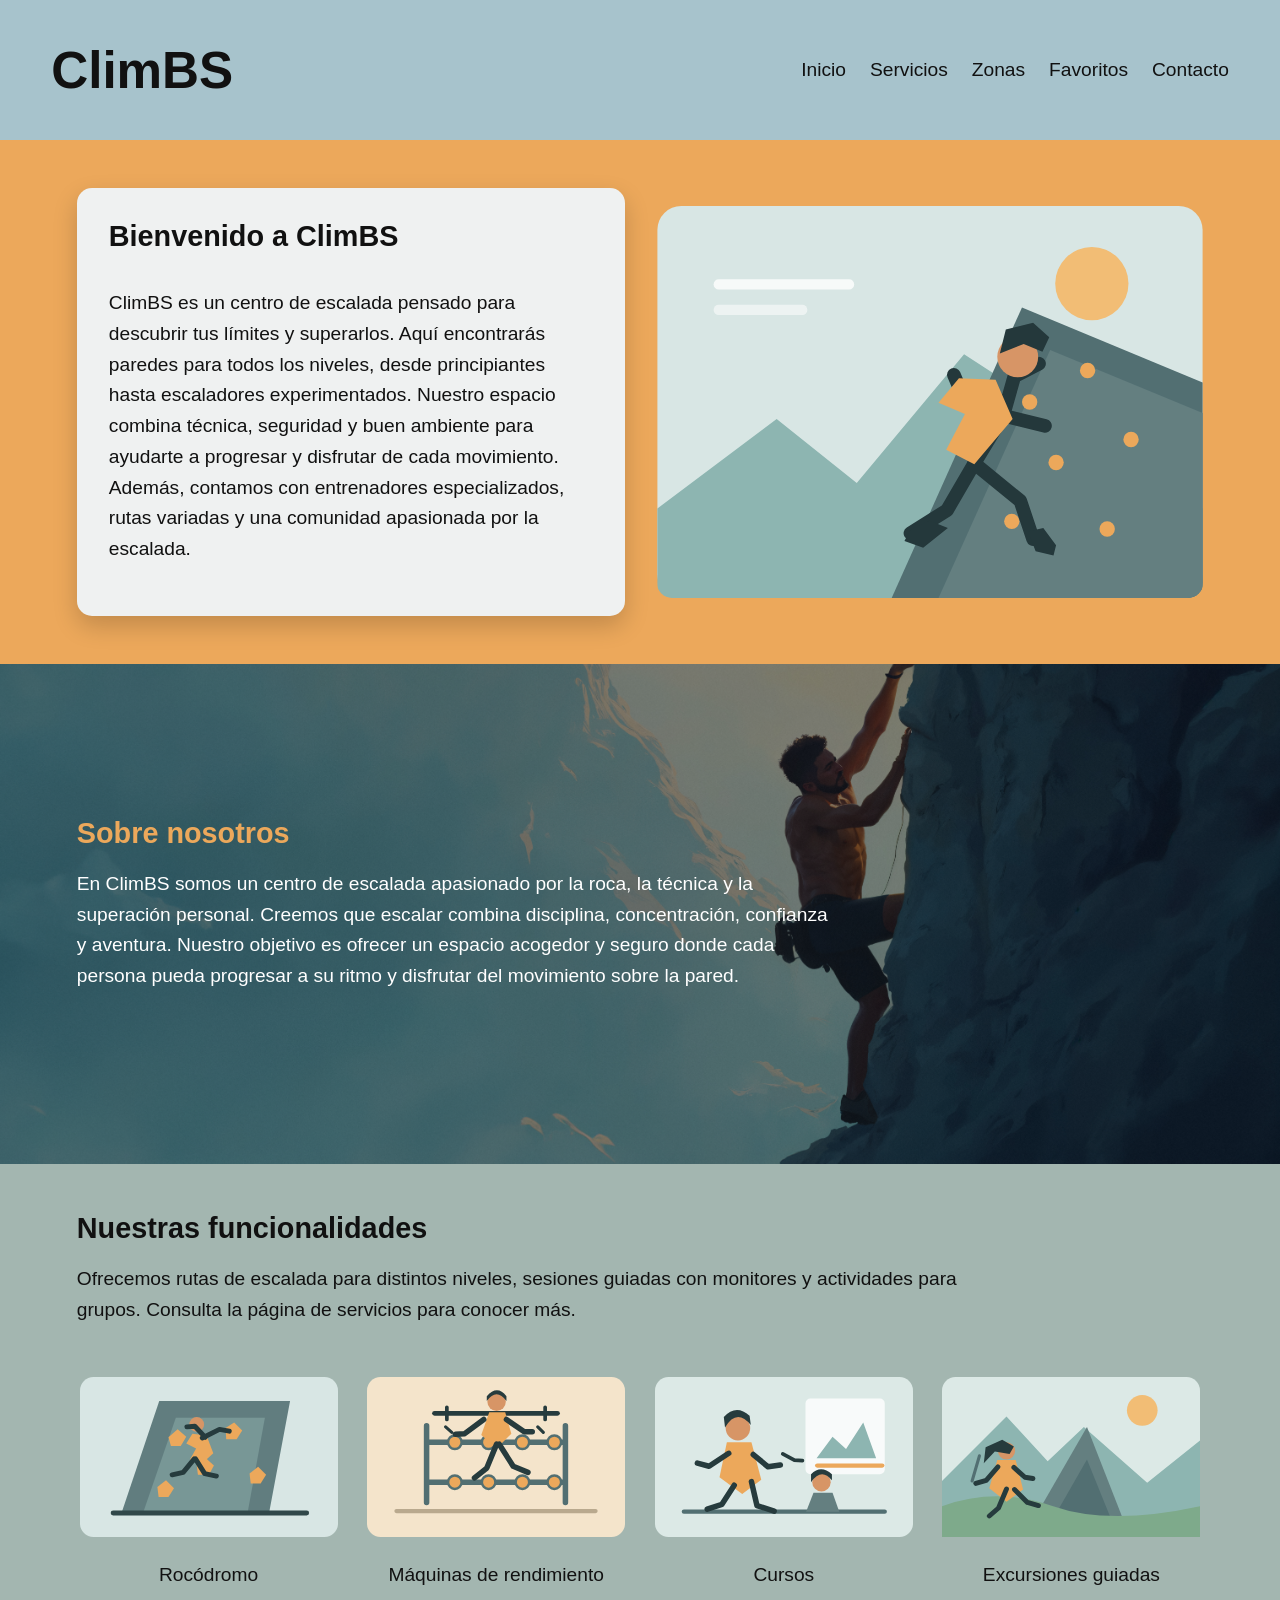
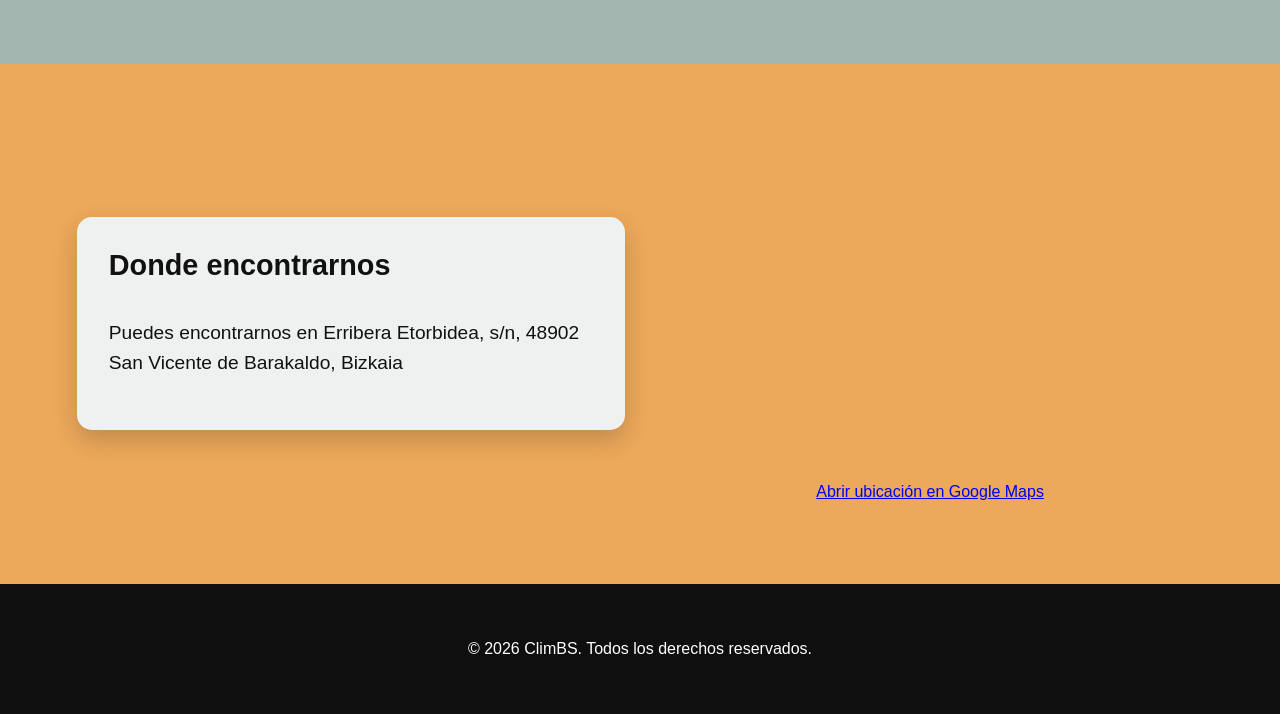
<file: index.html>
<!doctype html>
<html lang="es">

<head>
  <meta charset="UTF-8" />
  <meta name="viewport" content="width=device-width, initial-scale=1.0" />
  <title>ClimBS</title>

  <meta name="description"
    content="Bienvenido a ClimBS, centro de escalada de alto rendimiento, con cursos personalizados, excursiones a roca guiadas e instalaciones equipadas para toddas las necesidades" />

  <!-- Links -->
  <link rel="stylesheet" href="/src/css/styles.css" />
  <link rel="stylesheet" href="/src/css/index.css" />

  <script type="module" src="/index.js"></script>
</head>

<body>
  <!-- Header -->
  <header id="header">
    <a href="index.html" aria-label="Inicio">
      <h1 id="ClimBS">ClimBS</h1>
    </a>
    <nav id="nav">
      <!-- Botón -->
      <button class="menu-toggle" type="button" aria-controls="nav-links" aria-expanded="false" aria-label="Abrir menú">
        &#9776;
      </button>
      <!-- Barra -->
      <ul class="nav-links" id="nav-links">
        <li><a href="index.html" aria-label="Inicio">Inicio</a></li>
        <li><a href="/src/html/services.html" aria-label="Servicios">Servicios</a></li>
        <li><a href="/src/html/zonas.html" aria-label="Zonas">Zonas</a></li>
        <li><a href="/src/html/favoritos.html" aria-label="Favoritos">Favoritos</a></li>
        <li><a href="/src/html/contact.html" aria-label="Contacto">Contacto</a></li>
      </ul>
    </nav>
  </header>

  <!-- Contenido principal -->
  <main>
    <!-- Bienvenida -->
    <section class="welcome_container">
      <article class="welcome_card">
        <h2 class="welcome_title">Bienvenido a ClimBS</h2>
        <p class="welcome_text">
          ClimBS es un centro de escalada pensado para descubrir tus límites y superarlos. Aquí encontrarás paredes para
          todos los niveles, desde principiantes hasta escaladores experimentados. Nuestro espacio combina técnica,
          seguridad y buen ambiente para ayudarte a progresar y disfrutar de cada movimiento. Además, contamos con
          entrenadores especializados, rutas variadas y una comunidad apasionada por la escalada.
        </p>
      </article>
      <aside class="aside">
        <img class="aside_img" src="/src/images/escalada.svg" />
      </aside>
    </section>

    <!-- Sobre nosotros -->
    <section class="aboutUs_container">
      <article class="aboutUs_article">
        <h2 class="aboutUs_title">Sobre nosotros</h2>
        <p class="aboutUs_text">
          En ClimBS somos un centro de escalada apasionado por la roca, la técnica y la superación personal. Creemos que
          escalar combina disciplina, concentración, confianza y aventura. Nuestro objetivo es ofrecer un espacio
          acogedor y seguro donde cada persona pueda progresar a su ritmo y disfrutar del movimiento sobre la pared.
        </p>
      </article>
    </section>

    <!-- Funcionalidades -->
    <section class="functions_container">
      <article class="functions_article">
        <h2 class="functions_title">Nuestras funcionalidades</h2>
        <p class="functions_text">
          Ofrecemos rutas de escalada para distintos niveles, sesiones guiadas con monitores y actividades para grupos.
          Consulta la página de servicios para conocer más.
        </p>
      </article>
      <div class="functions">
        <div class="function">
          <img class="function_image" src="/src/images/rocodromo.svg" />
          <p class="function_text">Rocódromo</p>
        </div>
        <div class="function">
          <img class="function_image" src="/src/images/entrenamiento.svg" />
          <p class="function_text">Máquinas de rendimiento</p>
        </div>
        <div class="function">
          <img class="function_image" src="/src/images/cursos.svg" />
          <p class="function_text">Cursos</p>
        </div>
        <div class="function">
          <img class="function_image" src="/src/images/excursiones.svg" />
          <p class="function_text">Excursiones guiadas</p>
        </div>
      </div>
    </section>

    <!-- Ubicación -->
    <section class="location_container">
      <article class="location_card">
        <h2 class="location_title">Donde encontrarnos</h2>
        <p>
          Puedes encontrarnos en Erribera Etorbidea, s/n, 48902 San Vicente de Barakaldo, Bizkaia
        </p>
      </article>
      <aside class="map_container">
        <iframe class="map" title="Mapa de ubicación de ClimBS en Barakaldo"
          src="https://maps.google.com/maps?q=Erribera%20Etorbidea%2C%20s%2Fn%2C%2048902%20San%20Vicente%20de%20Barakaldo%2C%20Bizkaia&output=embed"
          loading="lazy" referrerpolicy="no-referrer-when-downgrade">
        </iframe>
        <a href="https://maps.google.com/?q=Erribera+Etorbidea,+s%2Fn,+48902+San+Vicente+de+Barakaldo,+Bizkaia"
          target="_blank" rel="noopener noreferrer">
          Abrir ubicación en Google Maps
        </a>
      </aside>
    </section>

  </main>
  <!-- Fin contenido principal -->
</body>

<!-- Footer -->
<footer id="footer">
  <p class="copyright">&copy; 2026 ClimBS. Todos los derechos reservados.</p>
</footer>

</html>
</file>
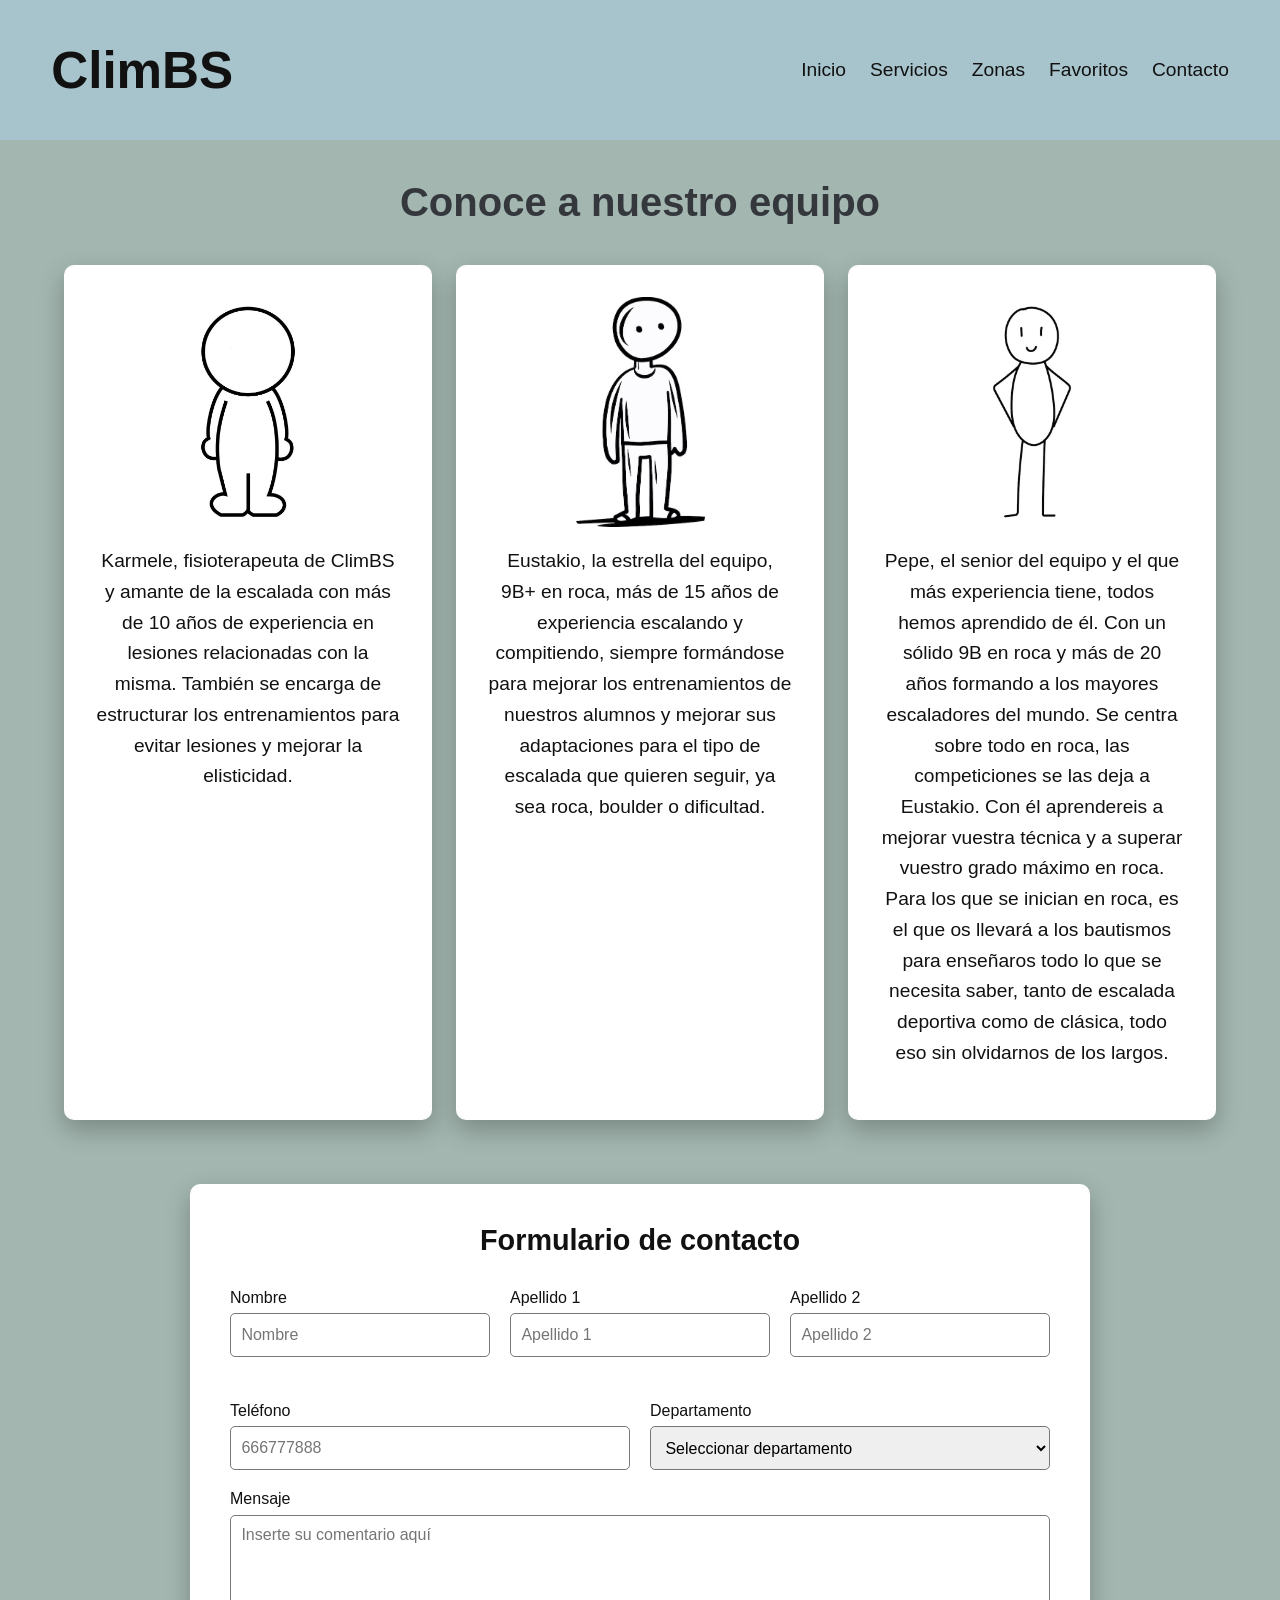
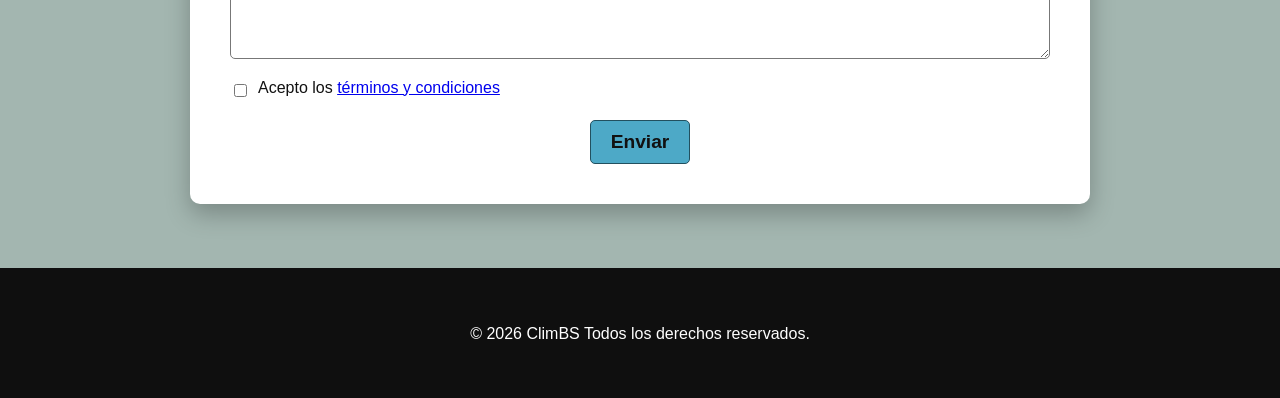
<file: src/html/contact.html>
<!doctype html>
<html lang="es">

<head>
  <meta charset="UTF-8" />
  <meta name="viewport" content="width=device-width, initial-scale=1.0" />
  <title>Contacto</title>

  <!-- Links -->
  <link rel="stylesheet" href="../css/styles.css" />
  <link rel="stylesheet" href="../css/contact.css" />

  <script type="module" src="/index.js"></script>
</head>

<body>
  <!-- Header -->
  <header id="header">
    <a href="../../index.html" aria-label="Inicio">
      <h1 id="ClimBS">ClimBS</h1>
    </a>
    <nav id="nav">
      <!-- Botón -->
      <button class="menu-toggle" type="button" aria-expanded="false" aria-label="Abrir menú">
        &#9776;
      </button>
      <!-- Barra -->
      <ul class="nav-links" id="nav-links">
        <li><a href="../../index.html" aria-label="Inicio">Inicio</a></li>
        <li><a href="services.html" aria-label="Servicios">Servicios</a></li>
        <li><a href="zonas.html" aria-label="Zonas">Zonas</a></li>
        <li><a href="favoritos.html" aria-label="Favoritos">Favoritos</a></li>
        <li><a href="contact.html" aria-label="Contacto">Contacto</a></li>
      </ul>
    </nav>
  </header>

  <!-- Contenido principal -->
  <h2 class="contact_title">
    <span class="title_text">Conoce a nuestro equipo</span>
  </h2>

  <section class="container" aria-label="Equipo de ClimBS">
    <article class="card">
      <img class="card_img" src="../images/person1.jpg" alt="Karmele, fisioterapeuta" />
      <p class="card_text">
        Karmele, fisioterapeuta de ClimBS y amante de la escalada con más de 10 años de experiencia en lesiones
        relacionadas con la misma. También se encarga de estructurar los entrenamientos para evitar lesiones y mejorar
        la elisticidad.
      </p>
    </article>
    <article class="card">
      <img class="card_img" src="../images/person2.jpg" alt="Eustakio, entrenador" />
      <p class="card_text">
        Eustakio, la estrella del equipo, 9B+ en roca, más de 15 años de experiencia escalando y compitiendo, siempre
        formándose para mejorar los entrenamientos de nuestros alumnos y mejorar sus adaptaciones para el tipo de
        escalada que quieren seguir, ya sea roca, boulder o dificultad.
      </p>
    </article>
    <article class="card">
      <img class="card_img" src="../images/person3.jpg" alt="Pepe, entrenador" />
      <p class="card_text">
        Pepe, el senior del equipo y el que más experiencia tiene, todos hemos aprendido de él. Con un sólido
        9B en roca y más de 20 años formando a los mayores escaladores del mundo. Se centra sobre todo en roca, las
        competiciones se las deja a Eustakio. Con él aprendereis a mejorar vuestra técnica y a superar vuestro grado
        máximo en roca. Para los que se inician en roca, es el que os llevará a los bautismos para enseñaros todo lo que
        se necesita saber, tanto de escalada deportiva como de clásica, todo eso sin olvidarnos de los largos.

      </p>
    </article>
  </section>

  <!-- Formulario de contacto -->
  <section class="contact_section">
    <h2 class="form_title">Formulario de contacto</h2>
    <form id="contact_form" action="#" method="post">
      <span class="name_surname">
        <span class="name_container">
          <label for="name">Nombre</label>
          <input type="text" id="name" name="name" placeholder="Nombre" pattern="[A-Za-z ]{2,15}" maxlength="15"
            required />
        </span>
        <span class="surname1_container">
          <label for="surname1">Apellido 1</label>
          <input type="text" id="surname1" name="surname1" placeholder="Apellido 1" pattern="[A-Za-z ]{2,15}"
            maxlength="15" required />
        </span>
        <span class="surname2_container">
          <label for="surname2">Apellido 2</label>
          <input type="text" id="surname2" name="surname2" placeholder="Apellido 2" pattern="[A-Za-z ]{2,15}"
            maxlength="15" required />
        </span>
      </span>
      <span class="phone_department">
        <span class="phone_container">
          <label for="phone">Teléfono</label>
          <input type="tel" id="phone" name="phone" placeholder="666777888" pattern="[0-9]{9}" maxlength="9"
            inputmode="numeric" required />
        </span>
        <span class="department_container">
          <label for="department">Departamento</label>
          <select id="department" name="department" required>
            <option value="">Seleccionar departamento</option>
            <option value="client_att">Atención al Cliente</option>
            <option value="adm">Administración</option>
            <option value="rrhh">Recursos Humanos</option>
          </select>
        </span>
      </span>
      <span class="msg_container">
        <label for="message">Mensaje</label>
        <textarea id="message" name="message" rows="6" placeholder="Inserte su comentario aquí" required></textarea>
      </span>
      <span class="checkbox_container">
        <input type="checkbox" id="terms" name="terms" required />
        <label for="terms">Acepto los <a href="#">términos y condiciones</a></label>
      </span>
      <span class="button_container">
        <button type="submit" class="submit_btn">Enviar</button>
      </span>
    </form>
  </section>
  <!-- Fin formulario de contacto -->

</body>
<!-- Footer -->
<footer id="footer">
  <p class="copyright">&copy; 2026 ClimBS Todos los derechos reservados.</p>
</footer>
<script>
   //Validación formulario
   const form = document.getElementById("contact_form");

    form.addEventListener("submit", function (event) {
        event.preventDefault();
        alert("Formulario enviado correctamente");
    });
</script>
</html>
</file>
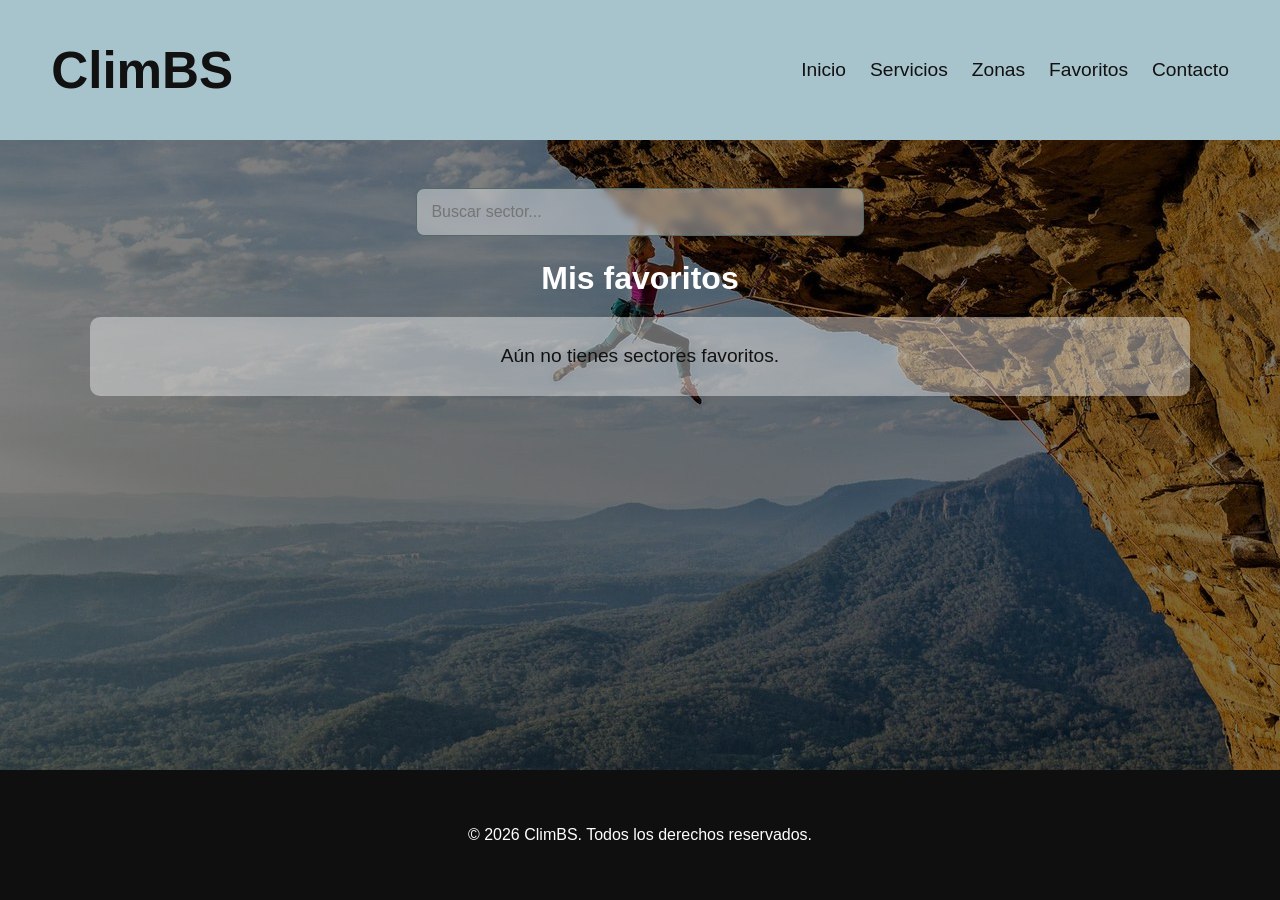
<file: src/html/favoritos.html>
<!doctype html>
<html lang="es">

<head>
    <meta charset="UTF-8" />
    <meta name="viewport" content="width=device-width, initial-scale=1.0" />
    <title>Favoritos</title>

    <!-- Links -->
    <link rel="stylesheet" href="/src/css/styles.css" />
    <link rel="stylesheet" href="/src/css/index.css" />
    <link rel="stylesheet" href="/src/css/zonas.css" />
    <link rel="stylesheet" href="/src/css/favoritos.css" />

    <script type="module" src="/index.js"></script>
    <script type="module" src="/src/ui/favoritos.js" defer></script>


</head>

<body>
    <!-- Header -->
    <header id="header">
        <a href="../../index.html" aria-label="Inicio">
            <h1 id="ClimBS">ClimBS</h1>
        </a>
        <nav id="nav">
            <!-- Botón -->
            <button class="menu-toggle" type="button" aria-controls="nav-links" aria-expanded="false"
                aria-label="Abrir menú">
                &#9776;
            </button>
            <!-- Barra -->
            <ul class="nav-links" id="nav-links">
                <li><a href="../../index.html" aria-label="Inicio">Inicio</a></li>
                <li><a href="services.html" aria-label="Servicios">Servicios</a></li>
                <li><a href="zonas.html" aria-label="Zonas">Zonas</a></li>
                <li><a href="favoritos.html" aria-label="Favoritos">Favoritos</a></li>
                <li><a href="contact.html" aria-label="Contacto">Contacto</a></li>
            </ul>
        </nav>
    </header>

    <!-- Contenido principal -->
    <main id="mainFavoritos" class="main-favoritos">
        <label class="sr-only" for="buscadorSectores">Buscar sectores favoritos por nombre</label>
        <input id="buscadorSectores" type="search" placeholder="Buscar sector..." autocomplete="off" />

        <h2 id="tituloPais" hidden></h2>

        <!-- Tarjetas de los sectores con sus temperaturas -->
        <section id="sectionSectores" class="card-info">
        </section>

        <nav id="paginacionSectores" aria-label="Paginación de sectores" hidden>
            <button id="paginaAnterior" type="button" disabled>Anterior</button>
            <span id="informacionPagina" aria-live="polite"></span>
            <button id="paginaSiguiente" type="button" disabled>Siguiente</button>
        </nav>
    </main>

</body>

<!-- Footer -->
<footer id="footer">
    <p class="copyright">&copy; 2026 ClimBS. Todos los derechos reservados.</p>
</footer>

</html>
</file>
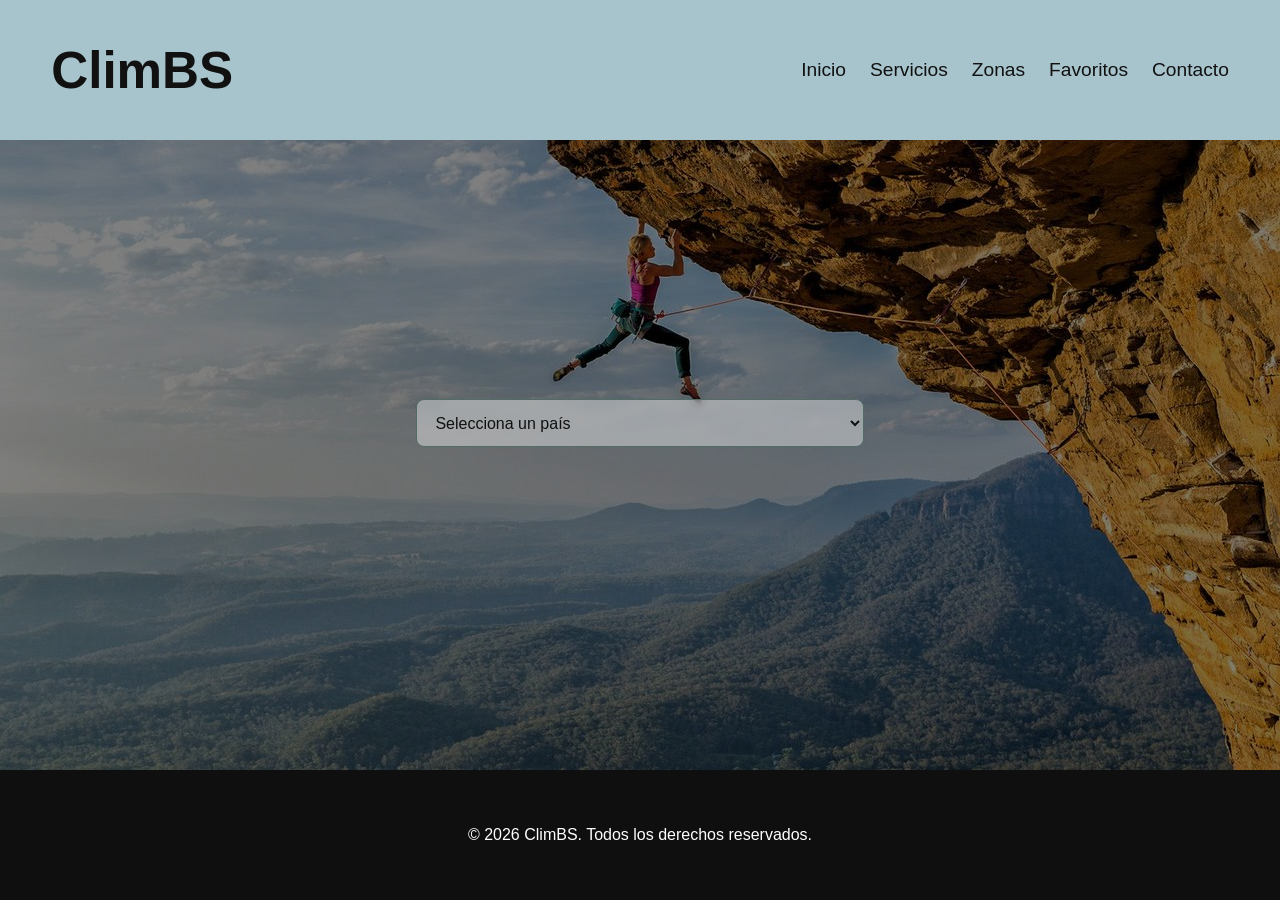
<file: src/html/zonas.html>
<!doctype html>
<html lang="es">

<head>
    <meta charset="UTF-8" />
    <meta name="viewport" content="width=device-width, initial-scale=1.0" />
    <title>Zonas</title>

    <!-- Links -->
    <link rel="stylesheet" href="/src/css/styles.css" />
    <link rel="stylesheet" href="/src/css/index.css" />
    <link rel="stylesheet" href="/src/css/zonas.css" />

    <script type="module" src="/index.js"></script>
    <script type="module" src="/src/utils/functions.js" defer></script>


</head>

<body>
    <!-- Header -->
    <header id="header">
        <a href="../../index.html" aria-label="Inicio">
            <h1 id="ClimBS">ClimBS</h1>
        </a>
        <nav id="nav">
            <!-- Botón -->
            <button class="menu-toggle" type="button" aria-controls="nav-links" aria-expanded="false"
                aria-label="Abrir menú">
                &#9776;
            </button>
            <!-- Barra -->
            <ul class="nav-links" id="nav-links">
                <li><a href="../../index.html" aria-label="Inicio">Inicio</a></li>
                <li><a href="services.html" aria-label="Servicios">Servicios</a></li>
                <li><a href="zonas.html" aria-label="Zonas">Zonas</a></li>
                <li><a href="favoritos.html" aria-label="Favoritos">Favoritos</a></li>
                <li><a href="contact.html" aria-label="Contacto">Contacto</a></li>
            </ul>
        </nav>
    </header>

    <!-- Contenido principal -->
    <main id="mainZonas" class="main-zonas main-zonas--inicial">
        <!-- Select de la lista de sectores disponibles -->
        <select id="listaPaises">
            <option value="">Selecciona un país</option>
        </select>

        <h2 id="tituloPais" hidden></h2>

        <!-- Tarjetas de los sectores con sus temperaturas -->
        <section id="sectionSectores" class="card-info">
        </section>

        <nav id="paginacionSectores" aria-label="Paginación de sectores" hidden>
            <button id="paginaAnterior" type="button" disabled>Anterior</button>
            <span id="informacionPagina" aria-live="polite"></span>
            <button id="paginaSiguiente" type="button" disabled>Siguiente</button>
        </nav>
    </main>

</body>

<!-- Footer -->
<footer id="footer">
    <p class="copyright">&copy; 2026 ClimBS. Todos los derechos reservados.</p>
</footer>

</html>
</file>
<file: src/css/styles.css>
/* General */
*,
*::before,
*::after {
    box-sizing: border-box;
}

body {
    min-width: 320px;
    margin: 0;
    background-color: #a3b6b0;
    color: #111;
    font-family: Arial, sans-serif;
}

p {
    font-size: 1.2rem;
    line-height: 1.6;
}


/* Menú */
#header {
    position: relative;
    display: grid;
    grid-template-columns: 1fr 1fr;
    align-items: center;
    width: 100%;
    min-height: 140px;
    padding: 1rem 4%;
    background-color: #a7c3cc;
}

#header a {
    color: #111;
    text-decoration: none;
}

#ClimBS {
    margin: 0;
    font-size: clamp(2.2rem, 5vw, 3.2rem);

}

#nav {
    display: flex;
    justify-content: flex-end;
    align-items: center;
}

.nav-links {
    display: flex;
    gap: 1.5rem;
    margin: 0;
    padding: 0;
    list-style: none;
}

.nav-links a {
    color: #111;
    font-size: 1.2rem;
    text-decoration: none;
}

.nav-links a:hover,
.nav-links a:focus-visible {
    text-decoration: underline;
}


/* Menú móvil */
.menu-toggle {
    display: none;
    padding: 0.25rem 0.5rem;
    border: 0;
    background: transparent;
    color: #111;
    font-size: 2rem;
    cursor: pointer;
}

@media (max-width: 780px) {
    #header {
        grid-template-columns: 1fr auto;
        min-height: 90px;
    }

    .menu-toggle {
        display: block;
    }

    .nav-links {
        position: absolute;
        z-index: 10;
        top: 100%;
        right: 0;
        display: none;
        width: min(100%, 320px);
        flex-direction: column;
        gap: 0;
        padding: 0.5rem 1rem;
        background-color: #a7c3cc;
        text-align: center;
        box-shadow: 0 8px 16px rgb(0 0 0 / 20%);
    }

    .nav-links.active {
        display: flex;
    }

    .nav-links a {
        display: block;
        padding: 0.8rem;
    }
}


/* body */
body {
    background-color: #a3b6b0;
    padding: 0;
    width: 100%;
    margin: 0;
    display: flex;
    flex-direction: column;
    align-items: center;
}

main {
    width: 100%;
}


/* Footer */
#footer {
    display: grid;
    align-items: center;
    width: 100%;
    min-height: 130px;
    padding: 1rem;
    background-color: #0f0f0f;
    color: #fff;
    text-align: center;
}

.copyright {
    margin: 0;
    font-size: 1rem;
}
</file>
<file: src/css/index.css>
main {
    display: flex;
    flex-direction: column;
    align-items: center;
}

/* Contenedores */
.welcome_container,
.location_container {
    display: flex;
    align-items: center;
    justify-content: center;
    gap: 2rem;
    width: 100%;
    min-height: 520px;
    padding: 3rem 6%;
    background-color: #eca85b;
}

.functions_container,
.aboutUs_container {
    display: flex;
    flex-direction: column;
    width: 100%;
    min-height: 500px;
    padding: 3rem 6%;
}

.function_container {
    background-color: #6aa8b1;
}

.aboutUs_container {
    justify-content: center;
    background-image:
        linear-gradient(rgb(0 0 0 / 50%), rgb(0 0 0 / 50%)),
        url("../images/bg-person.jpg");
    background-position: center;
    background-size: cover;
}


/* Contenido de bienvenida */
.welcome_card,
.location_card {
    display: flex;
    flex: 1 1 50%;
    flex-direction: column;
    justify-content: center;
    min-width: 0;
    padding: 2rem;
    border-radius: 15px;
    background-color: #eff1f1;
    box-shadow: 0 10px 25px rgb(0 0 0 / 18%);
}

.welcome_title,
.functions_title,
.aboutUs_title,
.location_title {
    margin: 0 0 1rem;
    font-size: clamp(1.5rem, 3vw, 1.8rem);
}

.aside,
.map_container {
    display: flex;
    flex: 1 1 50%;
    justify-content: center;
    align-items: center;
    min-width: 0;
}

.aside_img {
    display: block;
    width: 100%;
    max-height: 420px;
    border-radius: 15px;
    object-fit: contain;
}


/* Contenido de Sobre nosotros */
.aboutUs_article {
    width: min(100%, 760px);
    padding: 2rem 0;
}

.aboutUs_title {
    color: #eca85b;
}

.aboutUs_text {
    color: white;
}


/* Contenido de funcionalidades */
.functions_article {
    max-width: 900px;
    padding-bottom: 2rem;
}

.functions {
    display: grid;
    grid-template-columns: repeat(4, minmax(0, 1fr));
    gap: 1.5rem;
    width: 100%;
}

.function {
    text-align: center;
}

.function_image {
    width: 100%;
    height: 160px;
    object-fit: contain;
}

.feature_text {
    margin: 0.5rem 0;
}


/* Contenido de Localización */
.map_container {
    flex-direction: column;
    gap: 1rem;
}

.map {
    width: 100%;
    min-height: 320px;
    border: 0;
}

/* Móvil */
@media (max-width: 700px) {

    .welcome_container,
    .location_container {
        flex-direction: column;
        min-height: 0;
        padding: 2rem 5%;
    }

    .welcome_card,
    .location_card {
        width: 100%;
        flex-basis: auto;
        padding: 1.5rem;
    }

    .aside,
    .map_container {
        width: 100%;
        flex-basis: auto;
    }

    .aside_img {
        max-height: 280px;
    }

    .function_container,
    .aboutUs_container {
        min-height: 0;
        padding: 2rem 5%;
    }

    .functions {
        grid-template-columns: repeat(2, minmax(0, 1fr));
    }
}
</file>
<file: src/css/contact.css>
/* Equipo */
.contact_title {
    margin: 2.5rem 1rem;
    text-align: center;
}

.title_text {
    color: #34383d;
    font-size: clamp(1.75rem, 5vw, 2.5rem);
}

.container {
    display: grid;
    grid-template-columns: repeat(3, minmax(0, 1fr));
    gap: 1.5rem;
    width: min(90%, 1200px);
    margin: 0 auto;
}

.card {
    display: flex;
    flex-direction: column;
    align-items: center;
    padding: 2rem;
    border-radius: 10px;
    background-color: #fff;
    box-shadow: 0 10px 25px rgb(0 0 0 / 25%);
}

.card_img {
    width: 130px;
    height: 230px;
    object-fit: cover;
    border-radius: 10px;
}

.card_text {
    text-align: center;
}


/* Formulario */
.form_title {
    margin: 0 0 2rem;
    font-size: clamp(1.5rem, 4vw, 1.8rem);
    text-align: center;
}

.contact_section {
    width: min(90%, 900px);
    margin: 4rem auto;
    padding: 2.5rem;
    border-radius: 10px;
    background-color: #fff;
    box-shadow: 0 10px 25px rgb(0 0 0 / 25%);
}

#contact_form {
    display: flex;
    flex-direction: column;
    gap: 1.25rem;
}

.name_surname,
.phone_department {
    display: grid;
    grid-template-columns: repeat(3, minmax(0, 1fr));
    gap: 1.25rem;
}

.name_container,
.surname1_container,
.surname2_container {
    display: flex;
    flex-direction: column;
    margin-bottom: 25px;
}

.phone_department {
    grid-template-columns: repeat(2, minmax(0, 1fr));
}

.name_container,
.surname1_container,
.surname2_container,
.phone_container,
.department_container,
.msg_container {
    display: flex;
    flex-direction: column;
    gap: 0.4rem;
    min-width: 0;
}

#contact_form input:not([type="checkbox"]),
#department,
#message {
    width: 100%;
    min-height: 2.75rem;
    padding: 0.65rem;
    border: 1px solid #777;
    border-radius: 5px;
    font: inherit;
}

#message {
    min-height: 9rem;
    resize: vertical;
}

.checkbox_container {
    display: flex;
    align-items: flex-start;
    gap: 0.5rem;
}

.checkbox_container input {
    margin-top: 0.3rem;
}

.button_container {
    display: flex;
    justify-content: center;
}

.submit_btn {
    padding: 0.65rem 1.25rem;
    border: 1px solid #22505f;
    border-radius: 5px;
    background-color: #4da9c7;
    color: #111;
    font-size: 1.2rem;
    font-weight: bold;
    cursor: pointer;
}

.submit_btn:hover {
    background-color: #2d6375;
    color: #fff;
}

/* Móvil */
@media (max-width: 800px) {
    .container {
        grid-template-columns: 1fr;
        max-width: 600px;
    }

    .name_surname {
        grid-template-columns: 1fr;
    }
}

@media (max-width: 520px) {
    .contact_form {
        padding: 1.5rem;
    }

    .phone_department {
        grid-template-columns: 1fr;
    }
}
</file>
<file: src/css/zonas.css>
main {
    min-height: calc(100vh - 270px);
    min-height: calc(100dvh - 270px);
    background-image: linear-gradient(rgb(0 0 0 / 50%), rgb(0 0 0 / 50%)),
        url(../images/bg-zones.jpg);
    background-position: center;
    background-size: cover;
}

.main-zonas--inicial {
    display: flex;
    flex-direction: column;
    align-items: center;
    justify-content: center;
}

.main-zonas--inicial #listaPaises {
    margin: 0;
}

#listaPaises,
#buscadorSectores {
    width: min(100%, 28rem);
    min-height: 3rem;
    margin: clamp(1.5rem, 4vw, 3rem) 0 1.5rem;
    padding: 0.65rem 2.5rem 0.65rem 0.9rem;
    border: 1px solid #536b65;
    border-radius: 8px;
    background-color: rgb(255 255 255 / 40%);
    backdrop-filter: blur(4px);
    color: #111;
    font: inherit;
    font-size: 1rem;
}
#listaPaises:focus-visible,
#buscadorSectores:focus-visible {
    outline: 3px solid #22505f;
    outline-offset: 3px;
}

#tituloPais {
    width: min(92%, 1100px);
    margin: 0 auto 1.25rem;
    color: #fff;
    font-size: clamp(1.5rem, 4vw, 2rem);
    text-align: center;
}

#sectionSectores.card-info {
    display: grid;
    grid-template-columns: repeat(auto-fill, minmax(min(100%, 16rem), 1fr));
    align-items: stretch;
    gap: 1.25rem;
    width: min(92%, 1100px);
    margin: 0 auto clamp(2rem, 5vw, 4rem);
}

#sectionSectores>p {
    grid-column: 1 / -1;
    margin: 0;
    text-align: center;
}

#paginacionSectores {
    display: flex;
    align-items: center;
    justify-content: center;
    gap: 1rem;
    width: min(92%, 1100px);
    margin: -1.5rem auto clamp(2rem, 5vw, 4rem);
    color: #fff;
}

#paginacionSectores[hidden] {
    display: none;
}

#paginacionSectores button {
    min-height: 2.75rem;
    padding: 0.6rem 1rem;
    border: 1px solid #22505f;
    border-radius: 6px;
    background-color: #4da9c7;
    color: #111;
    font: inherit;
    font-weight: 700;
    cursor: pointer;
}

#paginacionSectores button:disabled {
    cursor: not-allowed;
    opacity: 0.55;
}

#paginacionSectores button:focus-visible {
    outline: 3px solid #fff;
    outline-offset: 3px;
}

#sectionSectores > article {
    display: flex;
    flex-direction: column;
    align-items: flex-start;
    gap: 0.75rem;
    min-height: 23rem;
    min-width: 0;
    padding: clamp(1.25rem, 3vw, 1.75rem);
    border-radius: 10px;
    background-color: rgb(255 255 255 / 40%);
    box-shadow: 0 6px 18px rgb(0 0 0 / 1);

}

#sectionSectores>article h3 {
    margin: 0;
    font-size: 1.25rem;
    overflow-wrap: anywhere;
}

#sectionSectores>article>.sector-photo {
    display: block;
    width: 100%;
    aspect-ratio: 16 / 9;
    flex: 0 0 auto;
    border-radius: 8px;
    background-color: #d8e2de;
    object-fit: cover;
}

#sectionSectores>article>.sector-photo-credit {
    margin-top: -0.5rem;
    color: #22505f;
    font-size: 0.75rem;
    line-height: 1.4;
    overflow-wrap: anywhere;
    display: none;
}

#sectionSectores>article>.sector-photo-credit:hover,
#sectionSectores>article>.sector-photo-credit:focus-visible {
    color: #14323d;
}

#sectionSectores>article p {
    margin: 0;
    font-size: 1rem;
    overflow-wrap: anywhere;
}

#sectionSectores > article .sector-weather {
    display: flex;
    flex: 0 0 3.25rem;
    flex-direction: column;
    justify-content: center;
    gap: 0.15rem;
    width: 100%;
    min-width: 0;
}

#sectionSectores > article .sector-weather p {
    font-size: 1rem;
    line-height: 1.2;
}

#sectionSectores > article .sector-actions button {
    min-width: 0;
    min-height: 3rem;
    padding: 0.55rem 0.65rem;
    border: 1px solid #22505f;
    border-radius: 6px;
    background-color: #4da9c7;
    color: #111;
    font: inherit;
    font-size: 0.9rem;
    font-weight: 700;
    line-height: 1.25;
    overflow-wrap: anywhere;
    cursor: pointer;
}

#sectionSectores > article .sector-actions .favorite-button {
    display: grid;
    place-items: center;
    width: 3rem;
    min-height: 3rem;
    padding: 0;
    border: 0;
    border-radius: 0;
    background: transparent;
    color: inherit;
    justify-self: end;
}

#sectionSectores > article .sector-actions .favorite-button:hover {
    background: transparent;
    color: inherit;
}

#sectionSectores > article .sector-actions .favorite-button img {
    display: block;
    width: 1.75rem;
    height: 1.75rem;
    object-fit: contain;
}

#sectionSectores > article .sector-actions button:hover {
    background-color: #2d6375;
    color: #fff;
}

#sectionSectores > article .sector-actions button:focus-visible {
    outline: 3px solid #22505f;
    outline-offset: 3px;
}

#sectionSectores > article .sector-actions {
    display: grid;
    grid-template-columns: minmax(0, 1fr) 3rem;
    gap: 0.6rem;
    width: 100%;
    margin-top: auto;
}

#sectionSectores > article .sector-actions button:only-child {
    grid-column: 1 / -1;
}

.sr-only {
    position: absolute;
    width: 1px;
    height: 1px;
    overflow: hidden;
    clip: rect(0, 0, 0, 0);
    white-space: nowrap;
    clip-path: inset(50%);
}

@media (max-width: 780px) {
    main {
        min-height: calc(100vh - 220px);
        min-height: calc(100dvh - 220px);
    }
}

@media (max-width: 600px) {
    #sectionSectores.card-info {
        width: min(92%, 32rem);
        grid-template-columns: 1fr;
        gap: 1rem;
    }

    #sectionSectores>article {
        padding: 1.25rem;
    }
}
</file>
<file: src/css/favoritos.css>
#mainFavoritos {
    min-height: calc(100vh - 270px);
    min-height: calc(100dvh - 270px);
    display: flex;
    flex-direction: column;
    align-items: center;
}

#mainFavoritos #tituloPais {
    margin-top: 0;
}

#sectionSectores > p {
    padding: 1.5rem;
    border-radius: 10px;
    background-color: rgb(255 255 255 / 40%);
}

@media (max-width: 780px) {
    #mainFavoritos {
        min-height: calc(100vh - 220px);
        min-height: calc(100dvh - 220px);
    }
}
</file>
